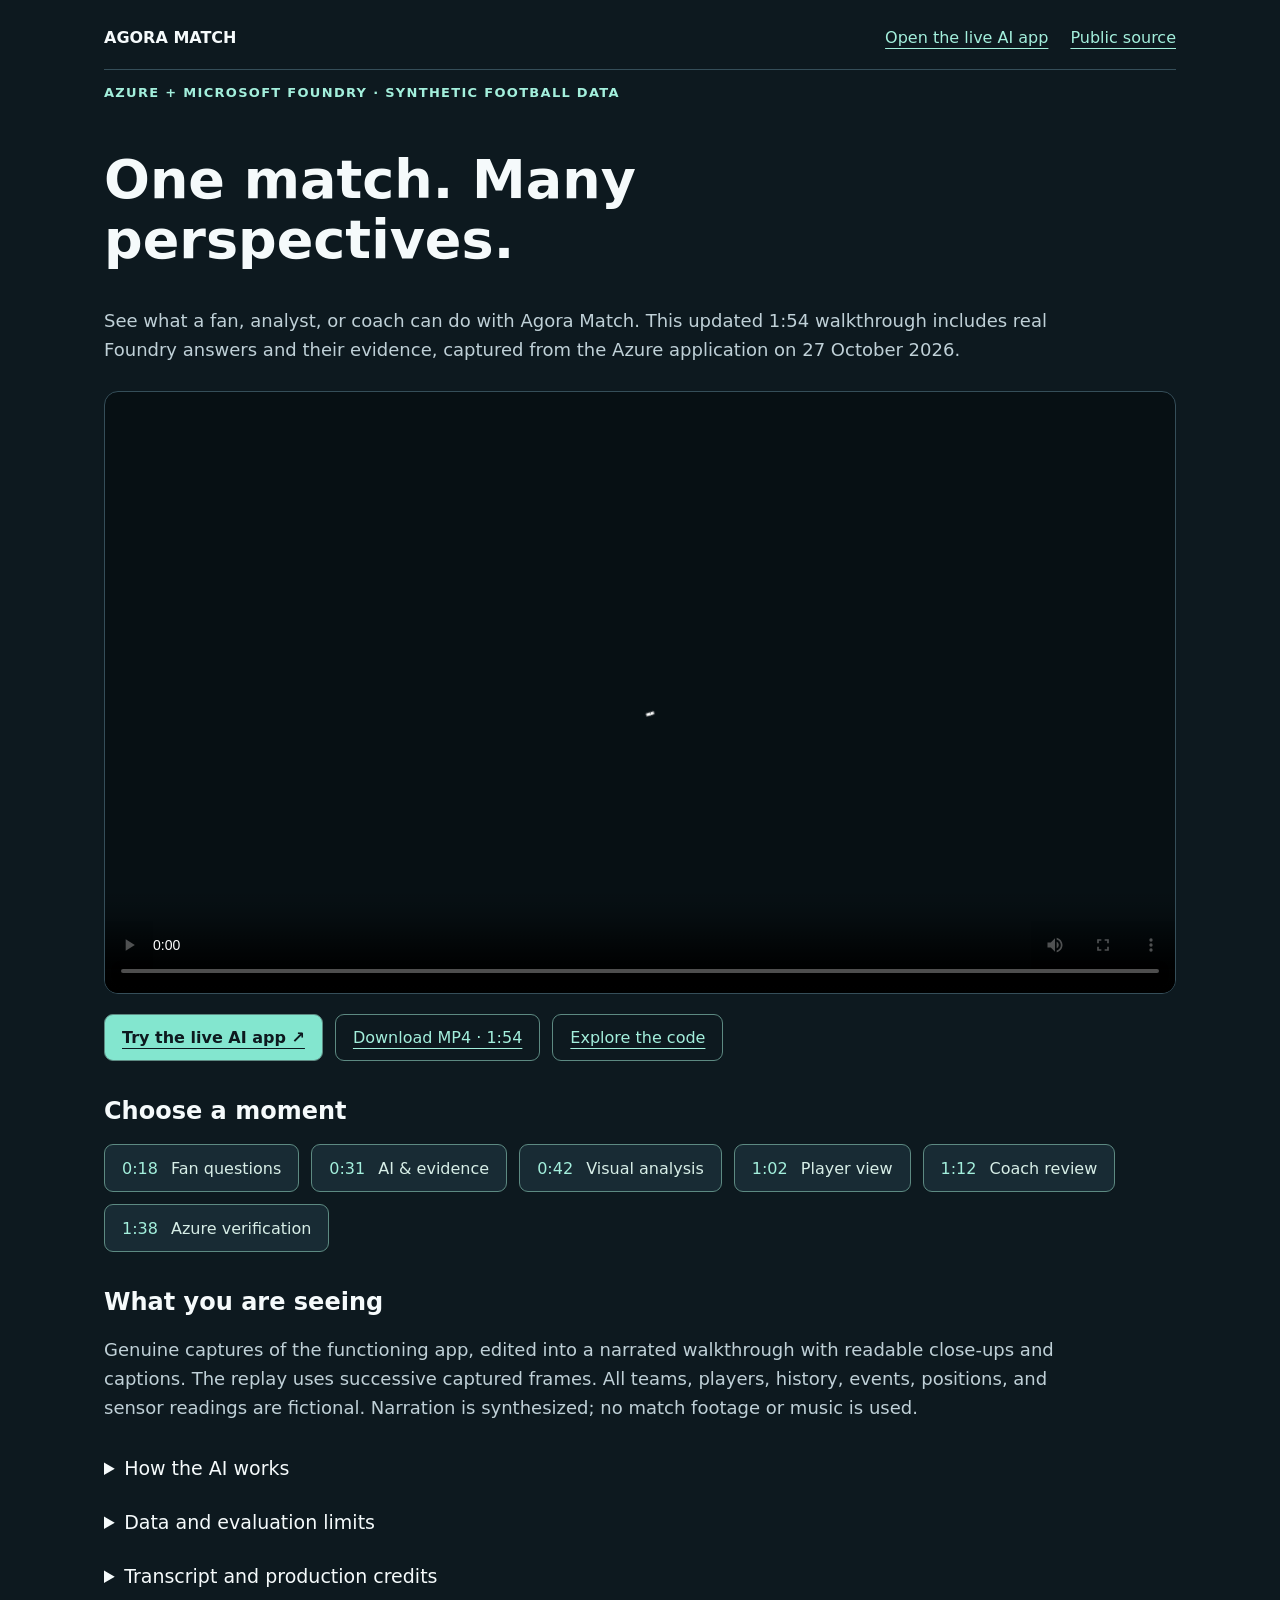
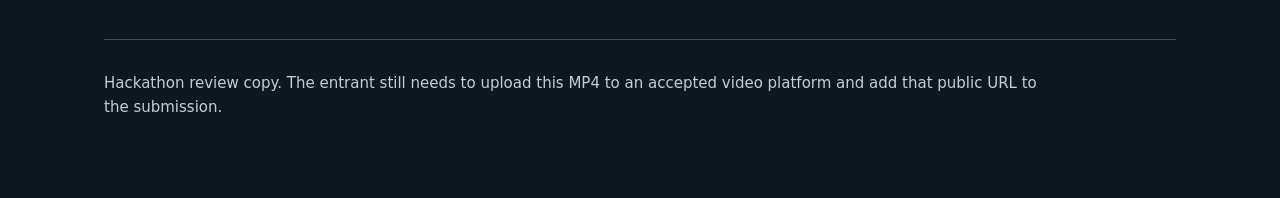
<file: static/showcase.html>
<!doctype html>
<html lang="en">
<head>
  <meta charset="utf-8"><meta name="viewport" content="width=device-width,initial-scale=1">
  <title>Agora Match — Azure &amp; Foundry demo</title>
  <meta name="description" content="A 114-second customer walkthrough: Fan, Analyst, Coach, real Microsoft Foundry answers, visible evidence, and Azure deployment.">
  <style>
    :root{color-scheme:dark;font-family:system-ui,sans-serif;background:#0d191f;color:#f5fafb}
    *{box-sizing:border-box}body{max-width:1120px;margin:auto;padding:28px 24px 64px}header{display:flex;align-items:center;justify-content:space-between;gap:20px;border-bottom:1px solid #354e59;padding-bottom:22px}a{color:#a3efdc;text-underline-offset:5px}nav{display:flex;gap:22px;flex-wrap:wrap}h1{font-size:clamp(30px,5vw,54px);line-height:1.12;max-width:900px;margin-top:46px}p{font-size:18px;line-height:1.6;color:#bfd0d7;max-width:960px}video{display:block;width:100%;aspect-ratio:16/9;background:#071014;border:1px solid #354e59;border-radius:14px;margin:26px 0 20px}h2{font-size:24px;margin-top:36px}.links,.chapters{display:flex;gap:12px;flex-wrap:wrap}.links a,.chapters button{padding:13px 17px;border:1px solid #5d8a82;border-radius:9px;font:inherit}.chapters button{color:#d7eee7;background:#182b34;cursor:pointer;min-height:48px}.links .primary{background:#83e6cf;color:#0d191f;font-weight:700}summary{cursor:pointer;padding:16px 0;font-size:19px}details p{font-size:16px}a:focus-visible,button:focus-visible,summary:focus-visible{outline:3px solid #fff;outline-offset:5px}.label{color:#a3efdc;letter-spacing:.1em;font-size:13px;font-weight:700}.note{font-size:15px}.chapters span{color:#a3efdc;font-variant-numeric:tabular-nums;margin-right:8px}footer{border-top:1px solid #354e59;margin-top:36px;padding-top:16px}
  </style>
</head>
<body>
  <header><strong>AGORA MATCH</strong><nav aria-label="Project links"><a href="https://agora-demo-d3ysdvzmwpuoi.orangewater-9594c3f1.swedencentral.azurecontainerapps.io/">Open the live AI app</a><a href="https://github.com/rafaelnikitas/agora-match">Public source</a></nav></header>
  <main>
    <p class="label">AZURE + MICROSOFT FOUNDRY · SYNTHETIC FOOTBALL DATA</p>
    <h1>One match. Many perspectives.</h1>
    <p>See what a fan, analyst, or coach can do with Agora Match. This updated 1:54 walkthrough includes real Foundry answers and their evidence, captured from the Azure application on 27 October 2026.</p>
    <video id="demo-video" controls playsinline preload="metadata" poster="https://agoramatch.russettitan64.chatgpt.site/media/agora-match-azure-poster.jpg" aria-label="Agora Match narrated Azure and Foundry demonstration">
      <source src="https://agoramatch.russettitan64.chatgpt.site/media/agora-match-azure-demo.mp4" type="video/mp4">
      <track kind="captions" src="https://agoramatch.russettitan64.chatgpt.site/media/agora-match-azure-demo.vtt" srclang="en" label="English">
      Your browser cannot play this video. Use the download link below.
    </video>
    <div class="links"><a class="primary" href="https://agora-demo-d3ysdvzmwpuoi.orangewater-9594c3f1.swedencentral.azurecontainerapps.io/">Try the live AI app ↗</a><a href="https://agoramatch.russettitan64.chatgpt.site/media/agora-match-azure-demo.mp4" download>Download MP4 · 1:54</a><a href="https://github.com/rafaelnikitas/agora-match">Explore the code</a></div>
    <h2>Choose a moment</h2>
    <div class="chapters" role="group" aria-label="Jump to a video chapter">
      <button type="button" data-time="18"><span>0:18</span> Fan questions</button>
      <button type="button" data-time="31"><span>0:31</span> AI &amp; evidence</button>
      <button type="button" data-time="42"><span>0:42</span> Visual analysis</button>
      <button type="button" data-time="62"><span>1:02</span> Player view</button>
      <button type="button" data-time="72"><span>1:12</span> Coach review</button>
      <button type="button" data-time="98"><span>1:38</span> Azure verification</button>
    </div>
    <p id="chapter-status" class="note" role="status" aria-live="polite"></p>
    <h2>What you are seeing</h2>
    <p>Genuine captures of the functioning app, edited into a narrated walkthrough with readable close-ups and captions. The replay uses successive captured frames. All teams, players, history, events, positions, and sensor readings are fictional. Narration is synthesized; no match footage or music is used.</p>
    <details><summary>How the AI works</summary><p>The Azure app uses managed identity to invoke GPT-OSS-120B in Microsoft Foundry. Three specialist stages share that model: match analyst, audience narrator, and evidence reviewer. Custom Python code orchestrates them, preserves canonical fact values and source IDs, and allows one controlled correction before an evidence fallback. The recorded answers show actual model execution. <a href="https://github.com/rafaelnikitas/agora-match/blob/main/docs/azure-live-verification.md">Read the live verification report</a>.</p></details>
    <details><summary>Data and evaluation limits</summary><p>The recorded acceptance run passed 21 expected topic/evidence checks with 21 fresh AI answers; five drafts recovered through a bounded correction. These fixed development cases do not establish semantic accuracy or superiority over a single-agent approach. Human quality review remains pending. Player positions are minute-sampled; the ball path is illustrative interpolation constrained by event locations. Coach cues support review and do not diagnose fatigue or establish marking responsibility. The <a href="/">separate static fallback</a> uses deterministic answers.</p></details>
    <details><summary>Transcript and production credits</summary><p><a href="https://agoramatch.russettitan64.chatgpt.site/media/agora-match-azure-demo.vtt">Read the caption transcript</a>. Voice generated with Piper using en_US-ljspeech-high, based on the public-domain LJ Speech dataset. <a href="https://github.com/rafaelnikitas/agora-match/blob/main/docs/demo-assets.md">Production details and model credits</a>.</p></details>
    <footer><p class="note">Hackathon review copy. The entrant still needs to upload this MP4 to an accepted video platform and add that public URL to the submission.</p></footer>
  </main>
  <script>
    const video=document.getElementById('demo-video');
    const chapterButtons=[...document.querySelectorAll('[data-time]')];
    const status=document.getElementById('chapter-status');
    let seekableSource;
    async function prepareChapters(){
      if(!seekableSource){
        seekableSource=(async()=>{
          const response=await fetch(video.querySelector('source').src);
          if(!response.ok) throw new Error('Video unavailable');
          const blob=await response.blob();
          const url=URL.createObjectURL(blob);
          video.pause();
          const ready=new Promise((resolve,reject)=>{
            video.addEventListener('loadedmetadata',resolve,{once:true});
            video.addEventListener('error',reject,{once:true});
          });
          video.src=url;
          video.load();
          await ready;
          window.addEventListener('pagehide',()=>URL.revokeObjectURL(url),{once:true});
        })().catch(error=>{seekableSource=undefined;throw error;});
      }
      return seekableSource;
    }
    chapterButtons.forEach(button=>button.addEventListener('click',async()=>{
      chapterButtons.forEach(item=>item.disabled=true);
      status.textContent='Preparing the selected chapter…';
      try{
        await prepareChapters();
        video.currentTime=Number(button.dataset.time);
        await video.play();
        video.focus();
        status.textContent=button.textContent.trim();
      }catch(error){
        status.textContent='Please use the MP4 download if playback is unavailable.';
      }finally{
        chapterButtons.forEach(item=>item.disabled=false);
      }
    }));
  </script>
</body>
</html>
</file>
